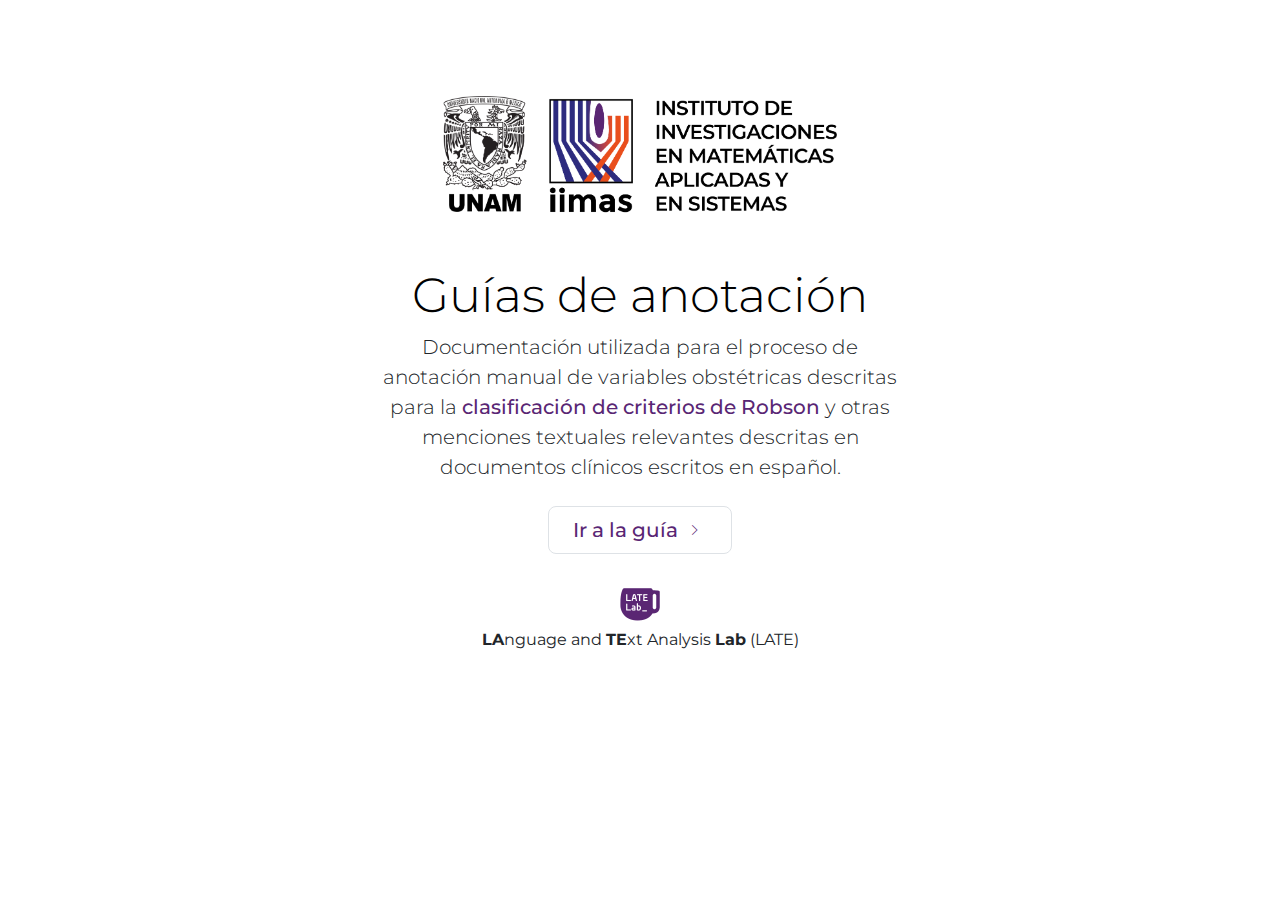
<file: index.html>
<!DOCTYPE html>
<html lang="es">
  <head>
    <meta charset="UTF-8" />
    <meta name="viewport" content="width=device-width, initial-scale=1.0" />
    <title>Guía de anotación</title>
    <link
      href="https://cdn.jsdelivr.net/npm/bootstrap@5.3.3/dist/css/bootstrap.min.css"
      rel="stylesheet"
      integrity="sha384-QWTKZyjpPEjISv5WaRU9OFeRpok6YctnYmDr5pNlyT2bRjXh0JMhjY6hW+ALEwIH"
      crossorigin="anonymous"
    />
    <link rel="stylesheet" href="css/style.css" />
  </head>
  <body>
    <div class="px-4 py-5 my-5 text-center">
      <div class="row">
        <div class="col-lg-4 col-xl-4 mx-auto">
          <img
          class="img-fluid"
          src="img/logo_ok.png"
          alt="unam_iimas"
        />
        </div>
    </div>
      <div class="col-lg-6 mx-auto p-5">
        <h1 class="display-5 text-body-emphasis">Guías de anotación</h1>
        <p class="lead mb-4">
          Documentación utilizada para el proceso de anotación manual de variables obstétricas descritas para la <a class="liga" href="https://www.who.int/es/publications/i/item/9789241513197" target="_blank">clasificación de criterios de Robson</a> y otras menciones textuales relevantes descritas en documentos clínicos escritos en español.
        </p>
        <div class="d-grid gap-2 d-sm-flex justify-content-sm-center">
          <a
            href="intro.html"
            type="button"
            class="btn btn-outline-light btn-lg px-4 gap-3 liga-heroe border"
          >
          Ir a la guía
          <span class="material-symbols-outlined-heroe">chevron_right</span>
          </a>
        </div>
        <div class="mt-4 mb-4">
            <a href="https://github.com/PLN-disca-iimas">
              <img
                class="d-block mx-auto"
                src="img/late_lab.png"
                alt="late_lab"
                height="50"
              />
            </a>
            <strong>LA</strong>nguage and <strong>TE</strong>xt Analysis <strong>Lab</strong> (LATE)
          </p>
        </div>
      </div>
    </div>

    <script
      src="https://cdn.jsdelivr.net/npm/bootstrap@5.3.3/dist/js/bootstrap.bundle.min.js"
      integrity="sha384-YvpcrYf0tY3lHB60NNkmXc5s9fDVZLESaAA55NDzOxhy9GkcIdslK1eN7N6jIeHz"
      crossorigin="anonymous"
    ></script>
  </body>
</html>
</file>
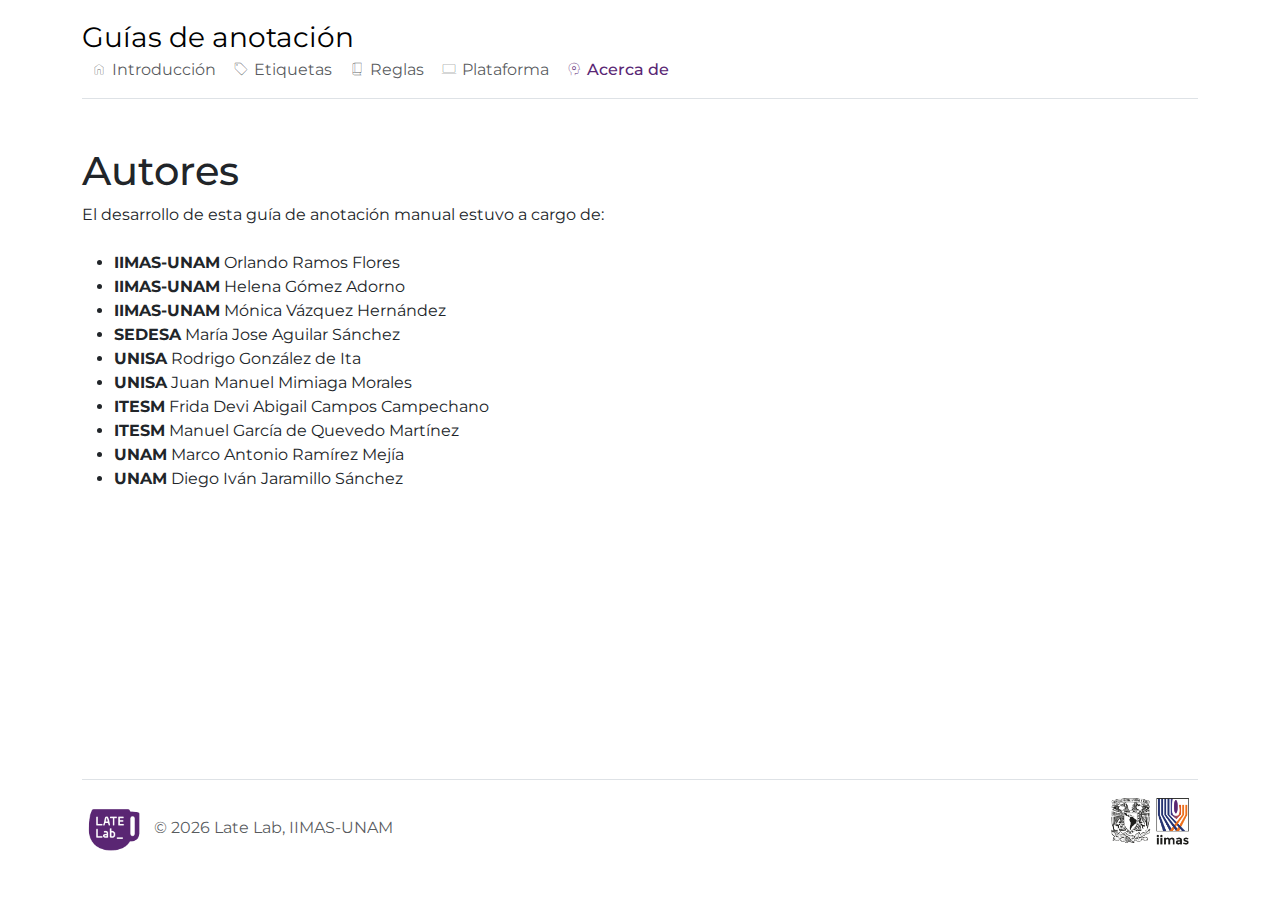
<file: about.html>
<!DOCTYPE html>
<html lang="es">
  <head>
    <meta charset="UTF-8" />
    <meta name="viewport" content="width=device-width, initial-scale=1.0" />
    <title>Acerca de</title>
    <link
      href="https://cdn.jsdelivr.net/npm/bootstrap@5.3.3/dist/css/bootstrap.min.css"
      rel="stylesheet"
      integrity="sha384-QWTKZyjpPEjISv5WaRU9OFeRpok6YctnYmDr5pNlyT2bRjXh0JMhjY6hW+ALEwIH"
      crossorigin="anonymous"
    />
    <link rel="stylesheet" href="css/style.css" />
  </head>
  <body class="d-flex flex-column min-vh-100">
    <div class="container">
      <header
        class="d-flex flex-wrap align-items-center justify-content-center justify-content-md-between py-3 mb-4 border-bottom"
      >
        <div class="col-md-6 mb-2 mb-md-0">
          <a
            href="intro.html"
            class="d-inline-flex link-body-emphasis text-decoration-none"
          >
            <span class="fs-3">Guías de anotación</span>
          </a>
        </div>

        <ul class="nav col-12 col-md-auto mb-2 justify-content-center mb-md-0">
          <li>
            <a
              class="liga-nav text-body-secondary px-2"
              href="intro.html"
              aria-current="page"
            >
              <span class="material-symbols-outlined">home</span>
              Introducción</a
            >
          </li>
          <li>
            <a
              class="liga-nav text-body-secondary px-2"
              href="labels.html"
              title="Conjunto de etiquetas"
            >
              <span class="material-symbols-outlined">sell</span>
              Etiquetas</a
            >
          </li>
          <li>
            <a
              class="liga-nav text-body-secondary px-2"
              href="rules.html"
              title="Reglas establecidas"
            >
              <span class="material-symbols-outlined">book_2</span>
              Reglas</a
            >
          </li>
          <li>
            <a
              class="liga-nav text-body-secondary px-2"
              href="platform.html"
              title="Uso de la plataforma de etiquetado"
            >
              <span class="material-symbols-outlined">computer</span>
              Plataforma</a
            >
          </li>
          <li>
            <a
              class="liga-nav text-body-secondary px-2 active"
              href="about.html"
            >
              <span class="material-symbols-outlined">psychology</span>
              Acerca de</a
            >
          </li>
        </ul>
      </header>
    </div>

    <div class="container flex-grow-1 container py-4">
      <main>
        <section class="mb-4">
          <h1>Autores</h1>
          <p class="txt-justify mb-4">
            El desarrollo de esta guía de anotación manual estuvo a cargo de:
          </p>
        </section>
        <section>
          <ul>
            <li><strong>IIMAS-UNAM</strong> Orlando Ramos Flores</li>
            <li><strong>IIMAS-UNAM</strong> Helena Gómez Adorno</li>
            <li><strong>IIMAS-UNAM</strong> Mónica Vázquez Hernández</li>
            <li><strong>SEDESA</strong> María Jose Aguilar Sánchez</li>
            <li><strong>UNISA</strong> Rodrigo González de Ita</li>
            <li><strong>UNISA</strong> Juan Manuel Mimiaga Morales</li>
            <li><strong>ITESM</strong> Frida Devi Abigail Campos Campechano</li>
            <li><strong>ITESM</strong> Manuel García de Quevedo Martínez</li>
            <li><strong>UNAM</strong> Marco Antonio Ramírez Mejía</li>
            <li><strong>UNAM</strong> Diego Iván Jaramillo Sánchez</li>
          </ul>
        </section>
      </main>
    </div>

    <div class="container mt-auto">
      <footer
        class="d-flex flex-wrap justify-content-between align-items-center py-3 my-4 border-top"
      >
        <div class="col-md-4 d-flex align-items-center">
          <a
            href="https://github.com/PLN-disca-iimas"
            class="mb-3 me-2 mb-md-0 text-body-secondary text-decoration-none lh-1"
          >
            <img src="img/late_lab.png" alt="late_lab" height="64" />
          </a>
          <span class="mb-3 mb-md-0 text-body-secondary">
            &copy;
            <script>
              document.write(new Date().getFullYear());
            </script>
            Late Lab, IIMAS-UNAM
          </span>
        </div>

        <div class="col-md-4 d-flex justify-content-end">
          <a
            href="https://www.iimas.unam.mx/"
            class="mb-3 me-2 mb-md-0 text-body-secondary text-decoration-none lh-1"
          >
            <img src="img/unam_iimas.png" alt="unam_iimas" height="64" />
          </a>
        </div>
      </footer>
    </div>

    <script
      src="https://cdn.jsdelivr.net/npm/bootstrap@5.3.3/dist/js/bootstrap.bundle.min.js"
      integrity="sha384-YvpcrYf0tY3lHB60NNkmXc5s9fDVZLESaAA55NDzOxhy9GkcIdslK1eN7N6jIeHz"
      crossorigin="anonymous"
    ></script>
  </body>
</html>
</file>
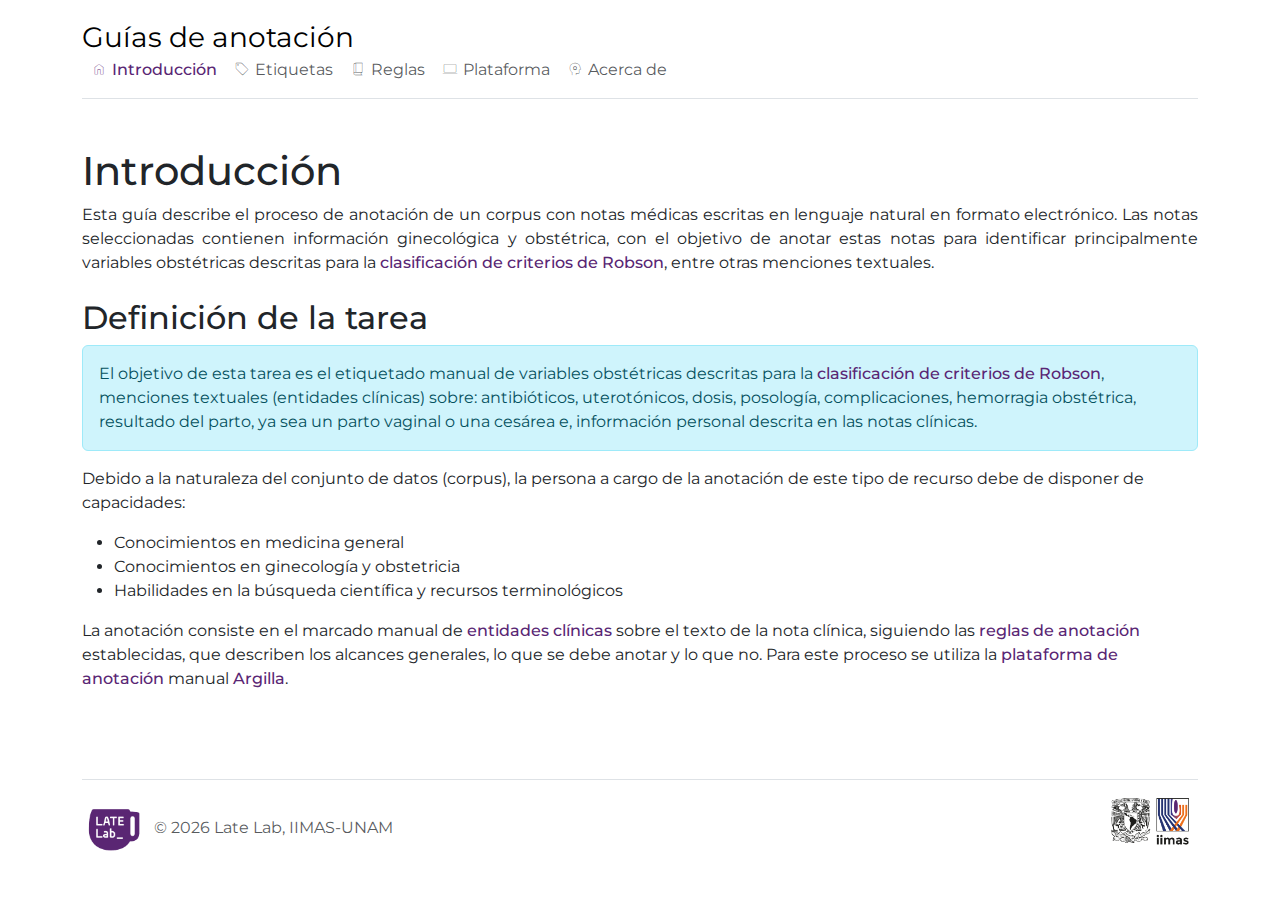
<file: intro.html>
<!DOCTYPE html>
<html lang="es">
  <head>
    <meta charset="UTF-8" />
    <meta name="viewport" content="width=device-width, initial-scale=1.0" />
    <title>Introducción</title>
    <link
      href="https://cdn.jsdelivr.net/npm/bootstrap@5.3.3/dist/css/bootstrap.min.css"
      rel="stylesheet"
      integrity="sha384-QWTKZyjpPEjISv5WaRU9OFeRpok6YctnYmDr5pNlyT2bRjXh0JMhjY6hW+ALEwIH"
      crossorigin="anonymous"
    />
    <link rel="stylesheet" href="css/style.css" />
  </head>
  <body class="d-flex flex-column min-vh-100">
    <div class="container">
      <header
        class="d-flex flex-wrap align-items-center justify-content-center justify-content-md-between py-3 mb-4 border-bottom"
      >
        <div class="col-md-6 mb-2 mb-md-0">
          <a
            href="intro.html"
            class="d-inline-flex link-body-emphasis text-decoration-none"
          >
            <span class="fs-3">Guías de anotación</span>
          </a>
        </div>

        <ul class="nav col-12 col-md-auto mb-2 justify-content-center mb-md-0">
          <li>
            <a
              class="liga-nav text-body-secondary px-2 active"
              href="intro.html"
              aria-current="page"
            >
              <span class="material-symbols-outlined">home</span>
              Introducción</a
            >
          </li>
          <li>
            <a
              class="liga-nav text-body-secondary px-2"
              href="labels.html"
              title="Conjunto de etiquetas"
            >
              <span class="material-symbols-outlined">sell</span>
              Etiquetas</a
            >
          </li>
          <li>
            <a
              class="liga-nav text-body-secondary px-2"
              href="rules.html"
              title="Reglas establecidas"
            >
              <span class="material-symbols-outlined">book_2</span>
              Reglas</a
            >
          </li>
          <li>
            <a
              class="liga-nav text-body-secondary px-2"
              href="platform.html"
              title="Uso de la plataforma de etiquetado"
            >
              <span class="material-symbols-outlined">computer</span>
              Plataforma</a
            >
          </li>
          <li>
            <a class="liga-nav text-body-secondary px-2" href="about.html">
              <span class="material-symbols-outlined">psychology</span>
              Acerca de</a
            >
          </li>
        </ul>
      </header>
    </div>

    <div class="container flex-grow-1 container py-4">
      <main>
        <section class="mb-4">
          <h1>Introducción</h1>
          <p class="txt-justify">
            Esta guía describe el proceso de anotación de un corpus con notas
            médicas escritas en lenguaje natural en formato electrónico. Las
            notas seleccionadas contienen información ginecológica y obstétrica,
            con el objetivo de anotar estas notas para identificar
            principalmente variables obstétricas descritas para la
            <a
              class="liga"
              href="https://www.who.int/es/publications/i/item/9789241513197"
              target="_blank"
              >clasificación de criterios de Robson</a
            >, entre otras menciones textuales.
          </p>
        </section>
        <section class="mb-4">
          <h2>Definición de la tarea</h2>
          <div class="alert alert-info" role="alert">
            El objetivo de esta tarea es el etiquetado manual de variables
            obstétricas descritas para la
            <a
              class="liga"
              href="https://www.who.int/es/publications/i/item/9789241513197"
              target="_blank"
              >clasificación de criterios de Robson</a
            >, menciones textuales (entidades clínicas) sobre: antibióticos,
            uterotónicos, dosis, posología, complicaciones, hemorragia
            obstétrica, resultado del parto, ya sea un parto vaginal o una
            cesárea e, información personal descrita en las notas clínicas.
          </div>
          <p>
            Debido a la naturaleza del conjunto de datos (corpus), la persona a
            cargo de la anotación de este tipo de recurso debe de disponer de
            capacidades:
          </p>

          <ul class="normal-text">
            <li>Conocimientos en medicina general</li>
            <li>Conocimientos en ginecología y obstetricia</li>
            <li>
              Habilidades en la búsqueda científica y recursos terminológicos
            </li>
          </ul>
          <p>
            La anotación consiste en el marcado manual de
            <a class="liga" href="labels.html">entidades clínicas</a>
            sobre el texto de la nota clínica, siguiendo las
            <a href="rules.html" class="liga">reglas de anotación</a>
            establecidas, que describen los alcances generales, lo que se debe
            anotar y lo que no. Para este proceso se utiliza la
            <a class="liga" href="platform.html">plataforma de anotación</a>
            manual
            <a class="liga" href="https://argilla.io/" target="_blank"
              >Argilla</a
            >.
          </p>
        </section>
      </main>
    </div>

    <div class="container mt-auto">
      <footer
        class="d-flex flex-wrap justify-content-between align-items-center py-3 my-4 border-top"
      >
        <div class="col-md-4 d-flex align-items-center">
          <a
            href="https://github.com/PLN-disca-iimas"
            class="mb-3 me-2 mb-md-0 text-body-secondary text-decoration-none lh-1"
          >
            <img src="img/late_lab.png" alt="late_lab" height="64" />
          </a>
          <span class="mb-3 mb-md-0 text-body-secondary">
            &copy;
            <script>
              document.write(new Date().getFullYear());
            </script>
            Late Lab, IIMAS-UNAM
          </span>
        </div>
        <div class="col-md-4 d-flex justify-content-end">
          <a
            href="https://www.iimas.unam.mx/"
            class="mb-3 me-2 mb-md-0 text-body-secondary text-decoration-none lh-1"
          >
            <img src="img/unam_iimas.png" alt="unam_iimas" height="64" />
          </a>
        </div>
      </footer>
    </div>

    <script
      src="https://cdn.jsdelivr.net/npm/bootstrap@5.3.3/dist/js/bootstrap.bundle.min.js"
      integrity="sha384-YvpcrYf0tY3lHB60NNkmXc5s9fDVZLESaAA55NDzOxhy9GkcIdslK1eN7N6jIeHz"
      crossorigin="anonymous"
    ></script>
  </body>
</html>
</file>
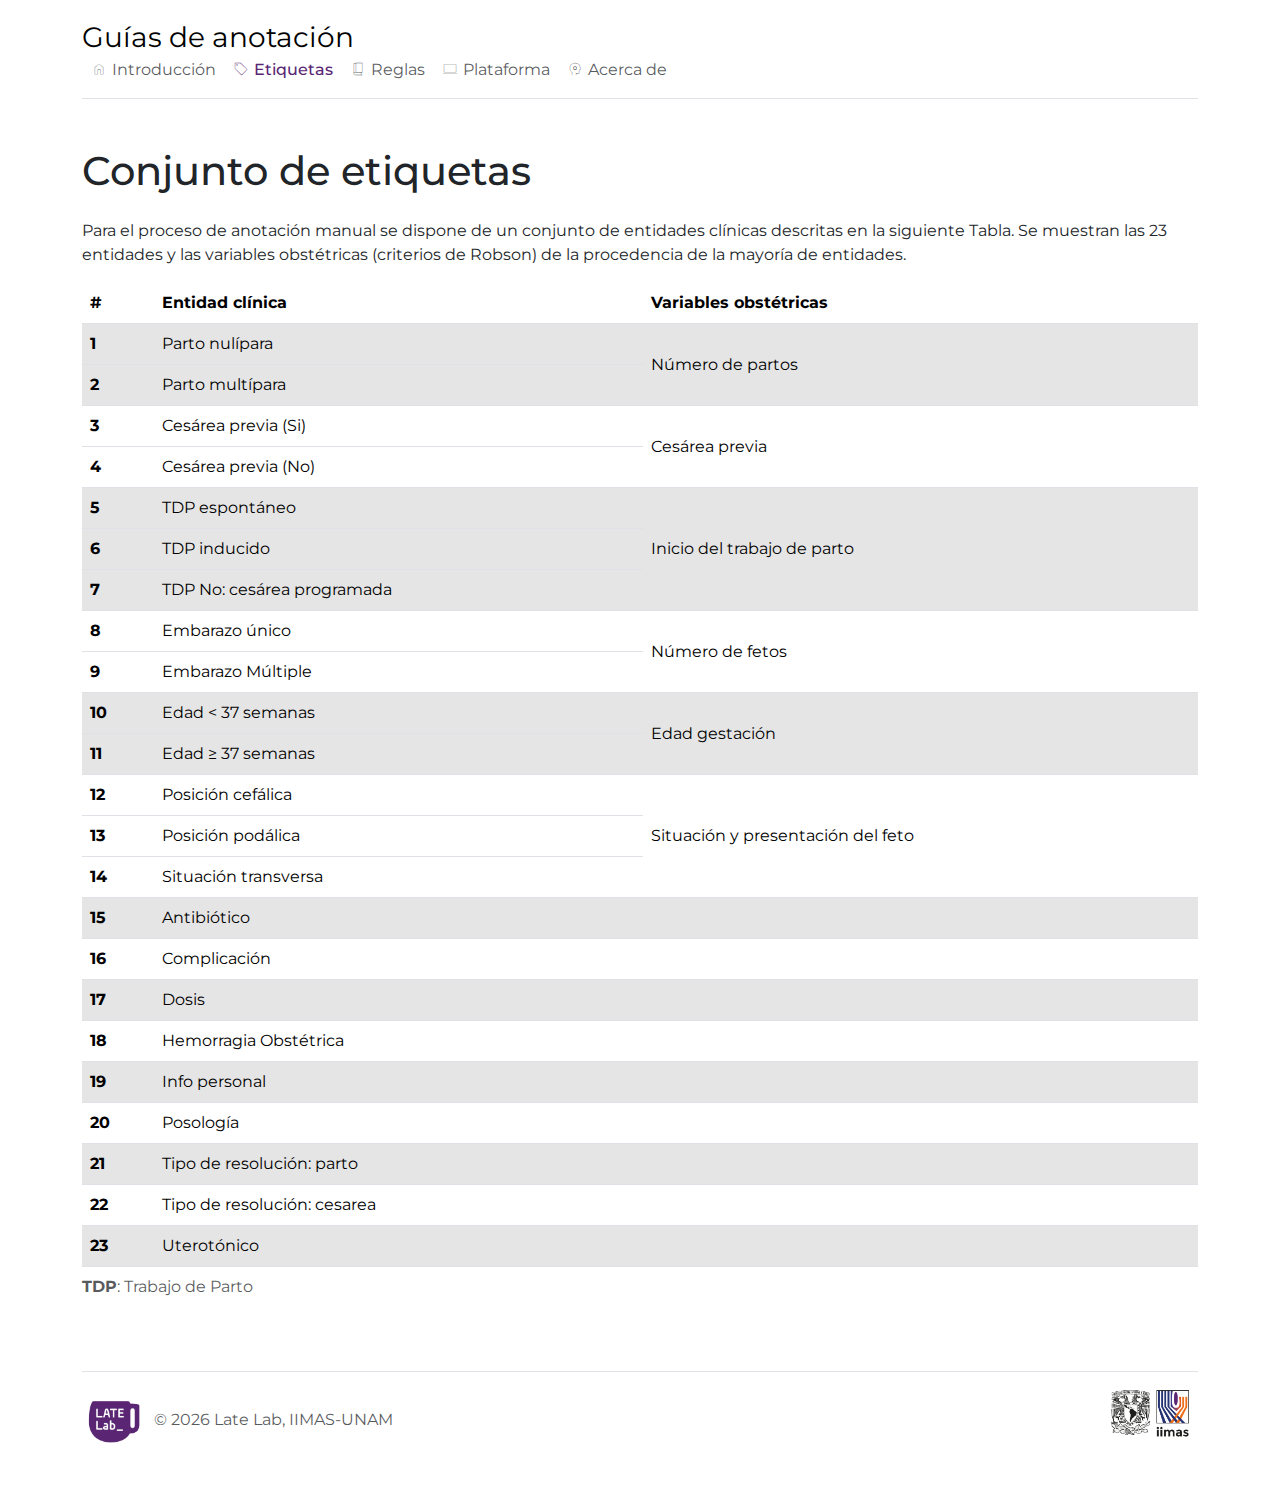
<file: labels.html>
<!DOCTYPE html>
<html lang="es">
  <head>
    <meta charset="UTF-8" />
    <meta name="viewport" content="width=device-width, initial-scale=1.0" />
    <title>Conjunto de etiquetas</title>
    <link
      href="https://cdn.jsdelivr.net/npm/bootstrap@5.3.3/dist/css/bootstrap.min.css"
      rel="stylesheet"
      integrity="sha384-QWTKZyjpPEjISv5WaRU9OFeRpok6YctnYmDr5pNlyT2bRjXh0JMhjY6hW+ALEwIH"
      crossorigin="anonymous"
    />
    <link rel="stylesheet" href="css/style.css" />
  </head>
  <body class="d-flex flex-column min-vh-100">
    <div class="container">
      <header
        class="d-flex flex-wrap align-items-center justify-content-center justify-content-md-between py-3 mb-4 border-bottom"
      >
        <div class="col-md-6 mb-2 mb-md-0">
          <a
            href="intro.html"
            class="d-inline-flex link-body-emphasis text-decoration-none"
          >
            <span class="fs-3">Guías de anotación</span>
          </a>
        </div>

        <ul class="nav col-12 col-md-auto mb-2 justify-content-center mb-md-0">
          <li>
            <a
              class="liga-nav text-body-secondary px-2"
              href="intro.html"
              aria-current="page"
            >
              <span class="material-symbols-outlined">home</span>
              Introducción</a
            >
          </li>
          <li>
            <a
              class="liga-nav text-body-secondary px-2 active"
              href="labels.html"
              title="Conjunto de etiquetas"
            >
              <span class="material-symbols-outlined">sell</span>
              Etiquetas</a
            >
          </li>
          <li>
            <a
              class="liga-nav text-body-secondary px-2"
              href="rules.html"
              title="Reglas establecidas"
            >
              <span class="material-symbols-outlined">book_2</span>
              Reglas</a
            >
          </li>
          <li>
            <a
              class="liga-nav text-body-secondary px-2"
              href="platform.html"
              title="Uso de la plataforma de etiquetado"
            >
              <span class="material-symbols-outlined">computer</span>
              Plataforma</a
            >
          </li>
          <li>
            <a class="liga-nav text-body-secondary px-2" href="about.html">
              <span class="material-symbols-outlined">psychology</span>
              Acerca de</a
            >
          </li>
        </ul>
      </header>
    </div>

    <div class="container flex-grow-1 container py-4">
      <main>
        <h1 class="mb-4">Conjunto de etiquetas</h1>
        <p>
          Para el proceso de anotación manual se dispone de un conjunto de
          entidades clínicas descritas en la siguiente Tabla. Se muestran las 23
          entidades y las variables obstétricas (criterios de Robson) de la
          procedencia de la mayoría de entidades.
        </p>
        <table class="table">
          <caption>
            <strong>TDP</strong
            >: Trabajo de Parto
          </caption>
          <thead>
            <tr>
              <th scope="col">#</th>
              <th id="entidad-es" scope="col">Entidad clínica</th>
              <th id="variables-en" scope="col">Variables obstétricas</th>
            </tr>
          </thead>
          <tbody>
            <tr class="align-middle table-active">
              <th scope="col">1</th>
              <td>Parto nulípara</td>
              <td rowspan="2">Número de partos</td>
            </tr>
            <tr class="align-middle table-active">
              <th scope="col">2</th>
              <td>Parto multípara</td>
            </tr>
            <tr class="align-middle">
              <th scope="col">3</th>
              <td>Cesárea previa (Si)</td>
              <td rowspan="2">Cesárea previa</td>
            </tr>
            <tr class="align-middle">
              <th scope="col">4</th>
              <td>Cesárea previa (No)</td>
            </tr>
            <tr class="align-middle table-active">
              <th scope="col">5</th>
              <td>TDP espontáneo</td>
              <td rowspan="3">Inicio del trabajo de parto</td>
            </tr>
            <tr class="align-middle table-active">
              <th scope="col">6</th>
              <td>TDP inducido</td>
            </tr>
            <tr class="align-middle table-active">
              <th scope="col">7</th>
              <td>TDP No: cesárea programada</td>
            </tr>
            <tr class="align-middle">
              <th scope="col">8</th>
              <td>Embarazo único</td>
              <td rowspan="2">Número de fetos</td>
            </tr>
            <tr class="align-middle">
              <th scope="col">9</th>
              <td>Embarazo Múltiple</td>
            </tr>
            <tr class="align-middle table-active">
              <th scope="col">10</th>
              <td>Edad &lt; 37 semanas</td>
              <td rowspan="2">Edad gestación</td>
            </tr>
            <tr class="align-middle table-active">
              <th scope="col">11</th>
              <td>Edad &ge; 37 semanas</td>
            </tr>
            <tr class="align-middle">
              <th scope="col">12</th>
              <td>Posición cefálica</td>
              <td rowspan="3">Situación y presentación del feto</td>
            </tr>
            <tr class="align-middle">
              <th scope="col">13</th>
              <td>Posición podálica</td>
            </tr>
            <tr class="align-middle">
              <th scope="col">14</th>
              <td>Situación transversa</td>
            </tr>
            <tr class="align-middle table-active">
              <th scope="col">15</th>
              <td>Antibiótico</td>
              <td></td>
            </tr>
            <tr class="align-middle">
              <th scope="col">16</th>
              <td>Complicación</td>
              <td></td>
            </tr>
            <tr class="align-middle table-active">
              <th scope="col">17</th>
              <td>Dosis</td>
              <td></td>
            </tr>
            <tr class="align-middle">
              <th scope="col">18</th>
              <td>Hemorragia Obstétrica</td>
              <td></td>
            </tr>
            <tr class="align-middle table-active">
              <th scope="col">19</th>
              <td>Info personal</td>
              <td></td>
            </tr>
            <tr class="align-middle">
              <th scope="col">20</th>
              <td>Posología</td>
              <td></td>
            </tr>
            <tr class="align-middle table-active">
              <th scope="col">21</th>
              <td>Tipo de resolución: parto</td>
              <td></td>
            </tr>
            <tr class="align-middle">
              <th scope="col">22</th>
              <td>Tipo de resolución: cesarea</td>
              <td></td>
            </tr>
            <tr class="align-middle table-active">
              <th scope="col">23</th>
              <td>Uterotónico</td>
              <td></td>
            </tr>
          </tbody>
        </table>
      </main>
    </div>

    <div class="container mt-auto">
      <footer
        class="d-flex flex-wrap justify-content-between align-items-center py-3 my-4 border-top"
      >
        <div class="col-md-4 d-flex align-items-center">
          <a
            href="https://github.com/PLN-disca-iimas"
            class="mb-3 me-2 mb-md-0 text-body-secondary text-decoration-none lh-1"
          >
            <img src="img/late_lab.png" alt="late_lab" height="64" />
          </a>
          <span class="mb-3 mb-md-0 text-body-secondary">
            &copy;
            <script>
              document.write(new Date().getFullYear());
            </script>
            Late Lab, IIMAS-UNAM
          </span>
        </div>

        <div class="col-md-4 d-flex justify-content-end">
          <a
            href="https://www.iimas.unam.mx/"
            class="mb-3 me-2 mb-md-0 text-body-secondary text-decoration-none lh-1"
          >
            <img src="img/unam_iimas.png" alt="unam_iimas" height="64" />
          </a>
        </div>
      </footer>
    </div>

    <script
      src="https://cdn.jsdelivr.net/npm/bootstrap@5.3.3/dist/js/bootstrap.bundle.min.js"
      integrity="sha384-YvpcrYf0tY3lHB60NNkmXc5s9fDVZLESaAA55NDzOxhy9GkcIdslK1eN7N6jIeHz"
      crossorigin="anonymous"
    ></script>
  </body>
</html>
</file>
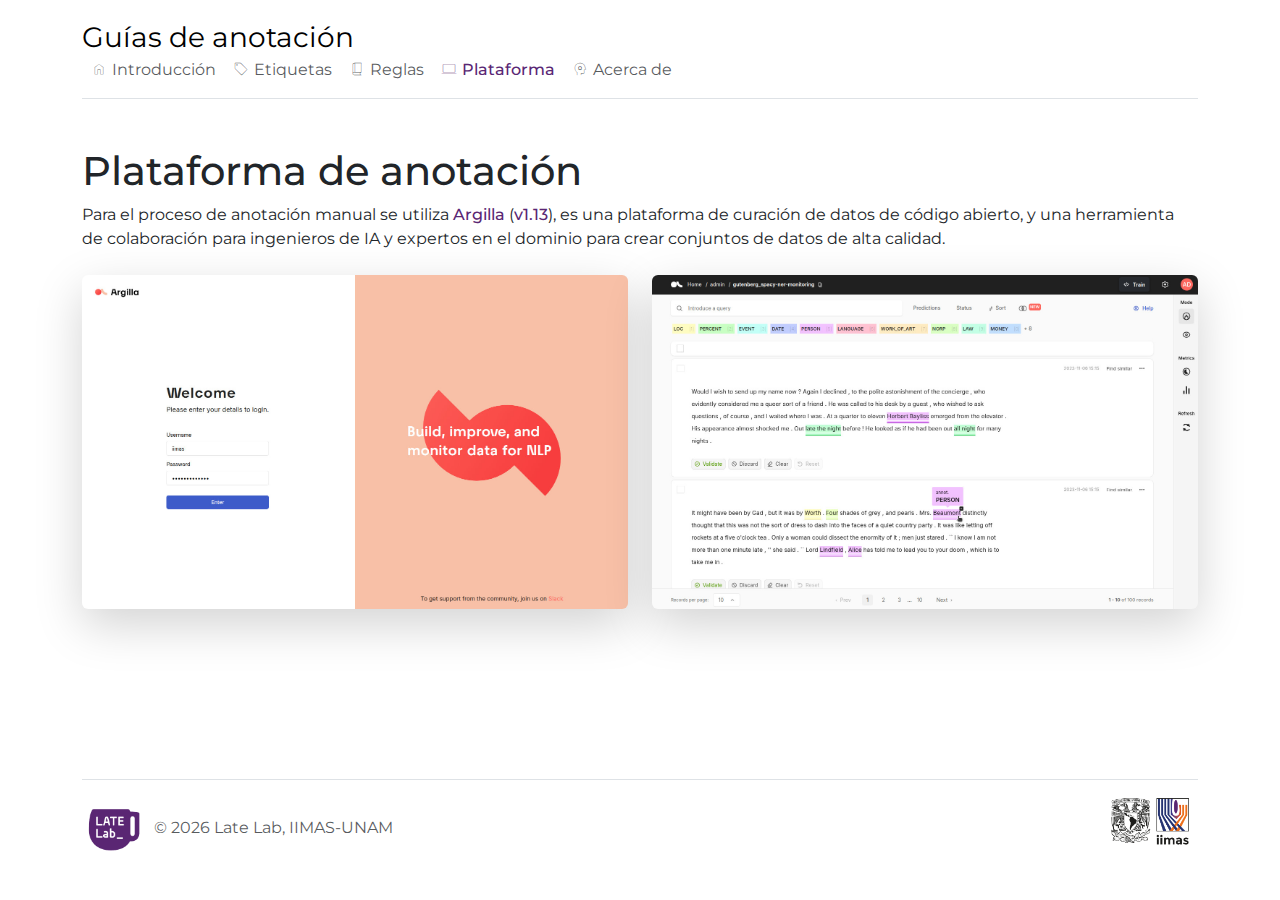
<file: platform.html>
<!DOCTYPE html>
<html lang="es">
  <head>
    <meta charset="UTF-8" />
    <meta name="viewport" content="width=device-width, initial-scale=1.0" />
    <title>Herramienta de anotación</title>
    <link
      href="https://cdn.jsdelivr.net/npm/bootstrap@5.3.3/dist/css/bootstrap.min.css"
      rel="stylesheet"
      integrity="sha384-QWTKZyjpPEjISv5WaRU9OFeRpok6YctnYmDr5pNlyT2bRjXh0JMhjY6hW+ALEwIH"
      crossorigin="anonymous"
    />
    <link rel="stylesheet" href="css/style.css" />
  </head>
  <body class="d-flex flex-column min-vh-100">
    <div class="container">
      <header
        class="d-flex flex-wrap align-items-center justify-content-center justify-content-md-between py-3 mb-4 border-bottom"
      >
        <div class="col-md-6 mb-2 mb-md-0">
          <a
            href="intro.html"
            class="d-inline-flex link-body-emphasis text-decoration-none"
          >
            <span class="fs-3">Guías de anotación</span>
          </a>
        </div>

        <ul class="nav col-12 col-md-auto mb-2 justify-content-center mb-md-0">
          <li>
            <a
              class="liga-nav text-body-secondary px-2"
              href="intro.html"
              aria-current="page"
            >
              <span class="material-symbols-outlined">home</span>
              Introducción</a
            >
          </li>
          <li>
            <a
              class="liga-nav text-body-secondary px-2"
              href="labels.html"
              title="Conjunto de etiquetas"
            >
              <span class="material-symbols-outlined">sell</span>
              Etiquetas</a
            >
          </li>
          <li>
            <a
              class="liga-nav text-body-secondary px-2"
              href="rules.html"
              title="Reglas establecidas"
            >
              <span class="material-symbols-outlined">book_2</span>
              Reglas</a
            >
          </li>
          <li>
            <a
              class="liga-nav text-body-secondary px-2 active"
              href="platform.html"
              title="Uso de la plataforma de etiquetado"
            >
              <span class="material-symbols-outlined">computer</span>
              Plataforma</a
            >
          </li>
          <li>
            <a class="liga-nav text-body-secondary px-2" href="about.html">
              <span class="material-symbols-outlined">psychology</span>
              Acerca de</a
            >
          </li>
        </ul>
      </header>
    </div>

    <div class="container flex-grow-1 container py-4">
      <main>
        <section class="mb-4">
            <h1>Plataforma de anotación</h1>
            <p class="txt-justify-mb-4">
              Para el proceso de anotación manual se utiliza <a class="liga" href="https://docs.argilla.io/latest/" target="_blank">Argilla</a> (<a class="liga" href="https://docs.v1.argilla.io/en/v1.13.0/" target="_blank">v1.13</a>), es una plataforma de curación de datos de código abierto, y una herramienta de colaboración para ingenieros de IA y expertos en el dominio para crear conjuntos de datos de alta calidad.
            </p>
        </section>
        <section>
          <div class="row">
            <div class="col-md-6">
              <img src="img/argilla.jpg" class="img-fluid shadow-lg mb-5 bg-body-tertiary rounded" alt="argilla_platform">
            </div>
            <div class="col-md-6">
              <img src="img/argilla_tokens.jpg" class="img-fluid shadow-lg mb-5 bg-body-tertiary rounded" alt="argilla_platform">
            </div>
          </div>
        </section>
      </main>
    </div>

    <div class="container mt-auto">
      <footer
        class="d-flex flex-wrap justify-content-between align-items-center py-3 my-4 border-top"
      >
        <div class="col-md-4 d-flex align-items-center">
          <a
            href="https://github.com/PLN-disca-iimas"
            class="mb-3 me-2 mb-md-0 text-body-secondary text-decoration-none lh-1"
          >
            <img src="img/late_lab.png" alt="late_lab" height="64" />
          </a>
          <span class="mb-3 mb-md-0 text-body-secondary">
            &copy;
            <script>
              document.write(new Date().getFullYear());
            </script>
            Late Lab, IIMAS-UNAM
          </span>
        </div>

        <div class="col-md-4 d-flex justify-content-end">
          <a
            href="https://www.iimas.unam.mx/"
            class="mb-3 me-2 mb-md-0 text-body-secondary text-decoration-none lh-1"
          >
            <img src="img/unam_iimas.png" alt="unam_iimas" height="64" />
          </a>
        </div>
      </footer>
    </div>

    <script
      src="https://cdn.jsdelivr.net/npm/bootstrap@5.3.3/dist/js/bootstrap.bundle.min.js"
      integrity="sha384-YvpcrYf0tY3lHB60NNkmXc5s9fDVZLESaAA55NDzOxhy9GkcIdslK1eN7N6jIeHz"
      crossorigin="anonymous"
    ></script>
  </body>
</html>
</file>
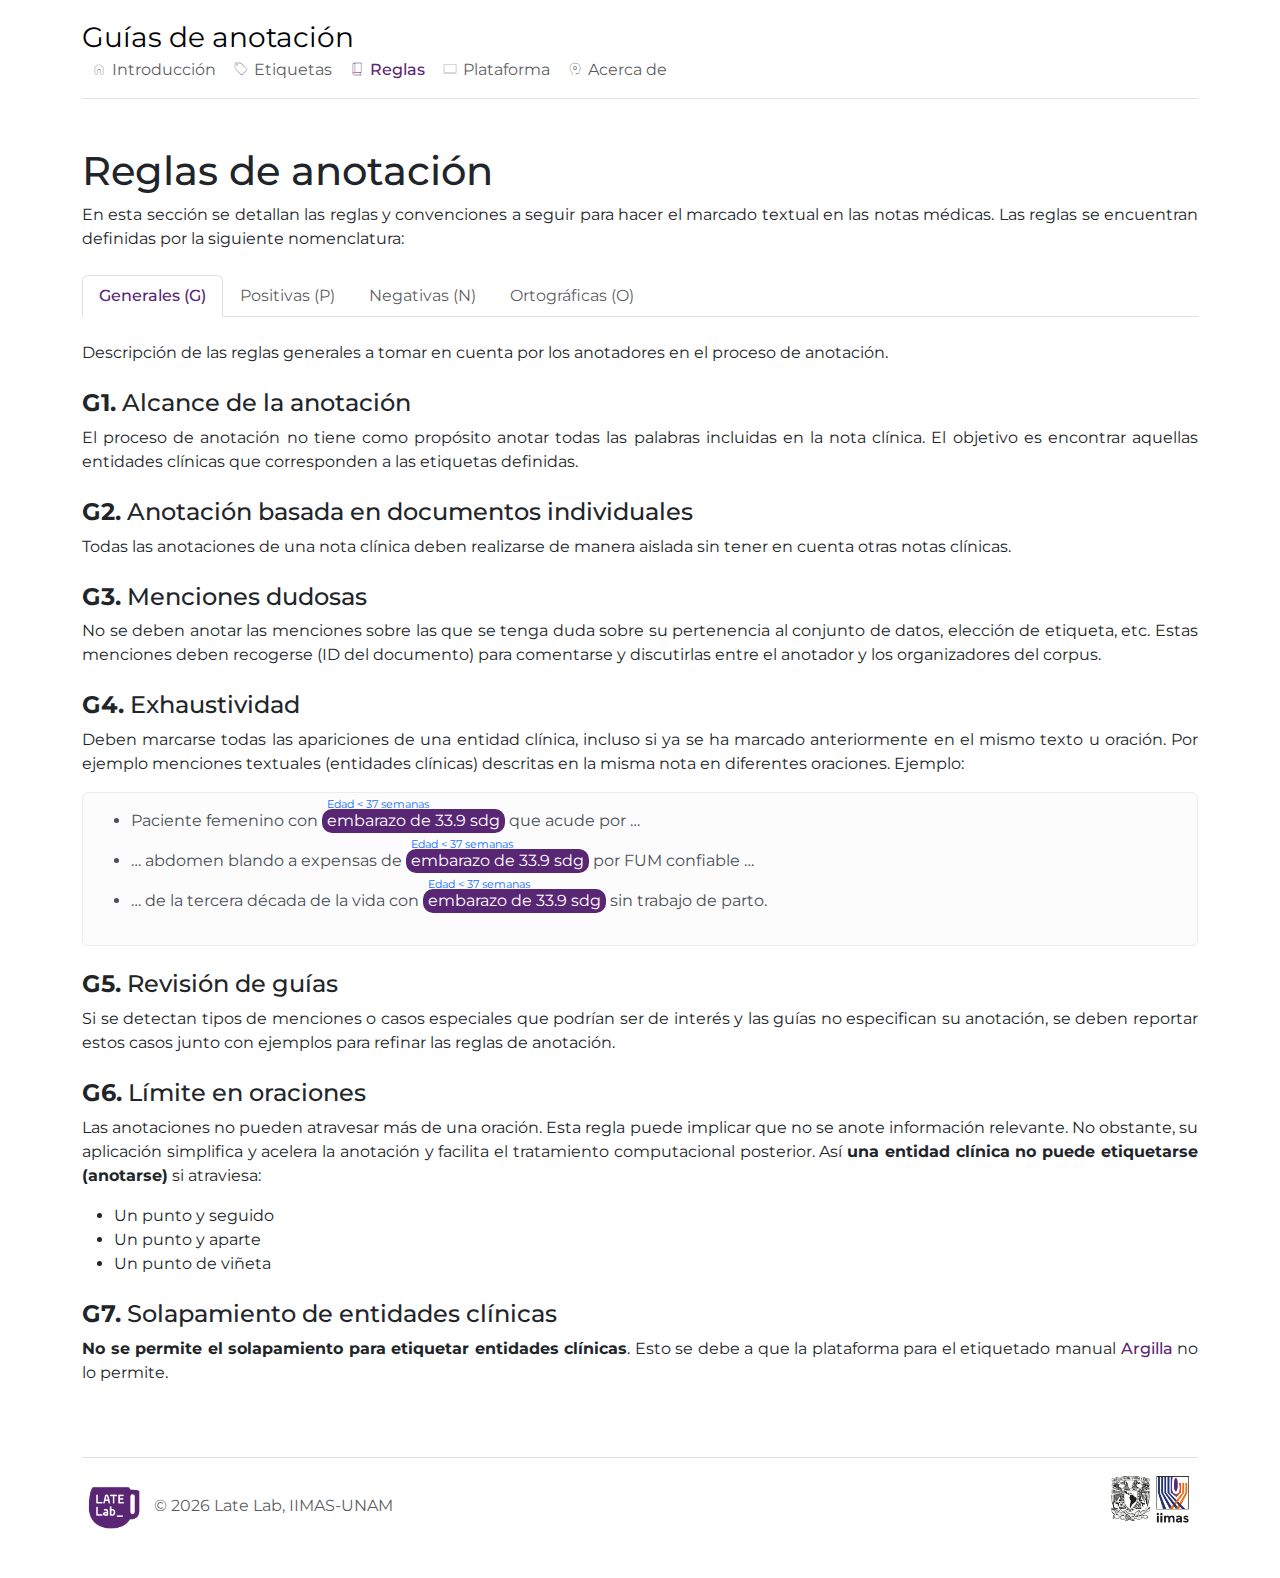
<file: rules.html>
<!DOCTYPE html>
<html lang="es">
  <head>
    <meta charset="UTF-8" />
    <meta name="viewport" content="width=device-width, initial-scale=1.0" />
    <title>Reglas de anotación</title>
    <link
      href="https://cdn.jsdelivr.net/npm/bootstrap@5.3.3/dist/css/bootstrap.min.css"
      rel="stylesheet"
      integrity="sha384-QWTKZyjpPEjISv5WaRU9OFeRpok6YctnYmDr5pNlyT2bRjXh0JMhjY6hW+ALEwIH"
      crossorigin="anonymous"
    />
    <link rel="stylesheet" href="css/style.css" />
  </head>
  <body class="d-flex flex-column min-vh-100">
    <div class="container">
      <header
        class="d-flex flex-wrap align-items-center justify-content-center justify-content-md-between py-3 mb-4 border-bottom"
      >
        <div class="col-md-6 mb-2 mb-md-0">
          <a
            href="intro.html"
            class="d-inline-flex link-body-emphasis text-decoration-none"
          >
            <span class="fs-3">Guías de anotación</span>
          </a>
        </div>

        <ul class="nav col-12 col-md-auto mb-2 justify-content-center mb-md-0">
          <li>
            <a
              class="liga-nav text-body-secondary px-2"
              href="intro.html"
              aria-current="page"
            >
              <span class="material-symbols-outlined">home</span>
              Introducción</a
            >
          </li>
          <li>
            <a
              class="liga-nav text-body-secondary px-2"
              href="labels.html"
              title="Conjunto de etiquetas"
            >
              <span class="material-symbols-outlined">sell</span>
              Etiquetas</a
            >
          </li>
          <li>
            <a
              class="liga-nav text-body-secondary px-2 active"
              href="rules.html"
              title="Reglas establecidas"
            >
              <span class="material-symbols-outlined">book_2</span>
              Reglas</a
            >
          </li>
          <li>
            <a
              class="liga-nav text-body-secondary px-2"
              href="platform.html"
              title="Uso de la plataforma de etiquetado"
            >
              <span class="material-symbols-outlined">computer</span>
              Plataforma</a
            >
          </li>
          <li>
            <a class="liga-nav text-body-secondary px-2" href="about.html">
              <span class="material-symbols-outlined">psychology</span>
              Acerca de</a
            >
          </li>
        </ul>
      </header>
    </div>

    <div class="container flex-grow-1 container py-4">
      <main>
        <section class="mb-4">
          <h1>Reglas de anotación</h1>
          <p class="txt-justify mb-4">
            En esta sección se detallan las reglas y convenciones a seguir para
            hacer el marcado textual en las notas médicas. Las reglas se
            encuentran definidas por la siguiente nomenclatura:
          </p>
        </section>

        <section class="mb-4">
          <ul class="nav nav-tabs" id="myTab" role="tablist">
            <li class="nav-item" role="presentation">
              <button
                class="nav-link text-body-secondary liga-tab active"
                id="generales-tab"
                data-bs-toggle="tab"
                data-bs-target="#generales-tab-pane"
                type="button"
                role="tab"
                aria-controls="generales-tab-pane"
                aria-selected="true"
              >
                Generales (G)
              </button>
            </li>
            <li class="nav-item" role="presentation">
              <button
                class="nav-link text-body-secondary liga-tab"
                id="positivas-tab"
                data-bs-toggle="tab"
                data-bs-target="#positivas-tab-pane"
                type="button"
                role="tab"
                aria-controls="positivas-tab-pane"
                aria-selected="false"
              >
                Positivas (P)
              </button>
            </li>
            <li class="nav-item" role="presentation">
              <button
                class="nav-link text-body-secondary liga-tab"
                id="negativas"
                data-bs-toggle="tab"
                data-bs-target="#negativas-pane"
                type="button"
                role="tab"
                aria-controls="negativas-pane"
                aria-selected="false"
              >
                Negativas (N)
              </button>
            </li>
            <li class="nav-item" role="presentation">
              <button
                class="nav-link text-body-secondary liga-tab"
                id="ortograficas-tab"
                data-bs-toggle="tab"
                data-bs-target="#ortograficas-tab-pane"
                type="button"
                role="tab"
                aria-controls="ortograficas-tab-pane"
                aria-selected="false"
              >
                Ortográficas (O)
              </button>
            </li>
          </ul>
        </section>

        <section class="mb-4">
          <div class="tab-content" id="myTabContent">
            <div
              class="tab-pane fade show active"
              id="generales-tab-pane"
              role="tabpanel"
              aria-labelledby="generales-tab"
              tabindex="0"
            >
              <p class="mb-4">
                Descripción de las reglas generales a tomar en cuenta por los
                anotadores en el proceso de anotación.
              </p>
              <h2 class="fs-4"><strong>G1.</strong> Alcance de la anotación</h2>
              <p class="txt-justify mb-4">
                El proceso de anotación no tiene como propósito anotar todas las
                palabras incluidas en la nota clínica. El objetivo es encontrar
                aquellas entidades clínicas que corresponden a las etiquetas
                definidas.
              </p>
              <h2 class="fs-4">
                <strong>G2.</strong> Anotación basada en documentos individuales
              </h2>
              <p class="txt-justify mb-4">
                Todas las anotaciones de una nota clínica deben realizarse de
                manera aislada sin tener en cuenta otras notas clínicas.
              </p>
              <h2 class="fs-4"><strong>G3.</strong> Menciones dudosas</h2>
              <p class="txt-justify mb-4">
                No se deben anotar las menciones sobre las que se tenga duda
                sobre su pertenencia al conjunto de datos, elección de etiqueta,
                etc. Estas menciones deben recogerse (ID del documento) para
                comentarse y discutirlas entre el anotador y los organizadores
                del corpus.
              </p>
              <h2 class="fs-4"><strong>G4.</strong> Exhaustividad</h2>
              <p class="txt-justify">
                Deben marcarse todas las apariciones de una entidad clínica,
                incluso si ya se ha marcado anteriormente en el mismo texto u
                oración. Por ejemplo menciones textuales (entidades clínicas)
                descritas en la misma nota en diferentes oraciones. Ejemplo:
              </p>
              <div class="alert alert-light mb-4" role="alert">
                <ul>
                  <li class="mb-3">
                    Paciente femenino con
                    <span id="entity-span"
                      >embarazo de 33.9 sdg<span
                        id="entity-tag"
                        class="text-primary"
                        >Edad &lt; 37 semanas</span
                      ></span
                    >
                    que acude por &hellip;
                  </li>
                  <li class="mb-3">
                    &hellip; abdomen blando a expensas de
                    <span id="entity-span"
                      >embarazo de 33.9 sdg<span
                        id="entity-tag"
                        class="text-primary"
                        >Edad &lt; 37 semanas</span
                      ></span
                    >
                    por FUM confiable &hellip;
                  </li>
                  <li class="mb-3">
                    &hellip; de la tercera década de la vida con
                    <span id="entity-span"
                      >embarazo de 33.9 sdg<span
                        id="entity-tag"
                        class="text-primary"
                        >Edad &lt; 37 semanas
                      </span></span
                    >
                    sin trabajo de parto.
                  </li>
                </ul>
              </div>
              <h2 class="fs-4"><strong>G5.</strong> Revisión de guías</h2>
              <p class="txt-justify mb-4">
                Si se detectan tipos de menciones o casos especiales que podrían
                ser de interés y las guías no especifican su anotación, se deben
                reportar estos casos junto con ejemplos para refinar las reglas
                de anotación.
              </p>
              <h2 class="fs-4"><strong>G6.</strong> Límite en oraciones</h2>
              <p class="txt-justify">
                Las anotaciones no pueden atravesar más de una oración. Esta
                regla puede implicar que no se anote información relevante. No
                obstante, su aplicación simplifica y acelera la anotación y
                facilita el tratamiento computacional posterior. Así
                <strong
                  >una entidad clínica no puede etiquetarse (anotarse)</strong
                >
                si atraviesa:
              </p>
              <ul class="mb-4">
                <li>Un punto y seguido</li>
                <li>Un punto y aparte</li>
                <li>Un punto de viñeta</li>
              </ul>
              <h2 class="fs-4">
                <strong>G7.</strong> Solapamiento de entidades clínicas
              </h2>
              <p class="txt-justify mb-4">
                <strong
                  >No se permite el solapamiento para etiquetar entidades
                  clínicas</strong
                >. Esto se debe a que la plataforma para el etiquetado manual
                <a class="liga" href="https://argilla.io/" target="_blank"
                  >Argilla</a
                >
                no lo permite.
              </p>
            </div>

            <div
              class="tab-pane fade"
              id="positivas-tab-pane"
              role="tabpanel"
              aria-labelledby="positivas-tab"
              tabindex="0"
            >
              <p class="mb-4">
                Descripción de las reglas que definen
                <strong>que se debe de anotar</strong>.
              </p>
              <h2 class="fs-4"><strong>P1.</strong> Abreviaturas y siglas</h2>
              <p class="txt-justify mb-4">
                Una mención textual (entidad clínica) puede ser una abreviatura
                o una sigla de la entidad morfológica. Únicamente se debe anotar
                aquellas abreviaturas y siglas que pueden ser unidas a entidades
                clínicas según el conocimiento del anotador y descripciones
                directamente incluidas en el texto (abreviación ad-hoc) sin
                ningún tipo de duda. Ejemplos:
              </p>
              <h2 class="fs-4"><strong>P2.</strong> Anotar negaciones</h2>
              <p class="txt-justify mb-4">
                Anotar menciones textuales (entidades clínicas), incluso si la
                mención está en una expresión negada. Por ejemplo:
              </p>
              <h2 class="fs-4">
                <strong>P3.</strong> Anotar con valores en cero
              </h2>
              <p class="txt-justify mb-4">
                Cuando una mención textual menciona un valor de cero. Ejemplos:
              </p>
              <h2 class="fs-4"><strong>P4.</strong> Anotar sinónimos</h2>
              <p class="txt-justify mb-4">
                Deben anotarse todos los sinónimos o expresiones escritas en
                diferentes formas que hacen referencia a alguna de las entidades
                clínicas. Por ejemplo:
              </p>
              <h2 class="fs-4"><strong>P5.</strong> Antibióticos</h2>
              <p class="txt-justify mb-4">
                Deben anotarse todos los nombres de antibióticos identificados
                en el documento. Los antibióticos son medicamentos que combaten
                infecciones causadas por bacterias ya sea matando las bacterias
                o dificultando su crecimiento y multiplicación. Ejemplos de
                menciones textuales para ser etiquetadas.
              </p>
              <h2 class="fs-4"><strong>P6.</strong> Cesárea previa (NO)</h2>
              <p class="txt-justify mb-4">
                Cuando una paciente no tiene antecedentes de cirugías para la
                resolución del embarazo. Ejemplos para etiquetar cuando no
                existe una cesárea previa de la paciente.
              </p>
              <h2 class="fs-4"><strong>P7.</strong> Cesárea previa (SI)</h2>
              <p class="txt-justify mb-4">
                Una paciente que cuenta con antecedente quirúrgico (incisión
                abdominal) para la resolución del embarazo. Las menciones
                textuales deben estar explícitas en el texto de la nota clínica.
                Ejemplos:
              </p>
              <h2 class="fs-4"><strong>P8.</strong> Complicación</h2>
              <p class="txt-justify mb-4">
                La complicación en el embarazo es todo evento que se desarrolla
                durante la gestación y parto que puede comprometer la salud y
                vida del feto y la madre. Anotar todas las menciones encontradas
                de forma explícita en la nota clínica. Por ejemplo:
              </p>
              <h2 class="fs-4"><strong>P9.</strong> Dosis</h2>
              <p class="txt-justify mb-4">
                Una dosis es la cantidad de un medicamento que contiene la
                medida exacta del principio activo para que este sea eficaz,
                efectivo y seguro para el tratamiento de la paciente. Ejemplos:
              </p>
              <h2 class="fs-4"><strong>P10.</strong> Edad &lt; 37 semanas</h2>
              <p class="txt-justify mb-4">
                Edad gestacional es el período transcurrido desde el primer día
                de la última menstruación de la mujer con ciclos menstruales
                regulares, sin uso de anticonceptivos hormonales; con fecha de
                última menstruación confiable, hasta el nacimiento o hasta el
                evento gestacional en estudio. Cuando el embarazo se encuentra
                dentro del período menor a las 37 semanas de gestación.
                Ejemplos:
              </p>
              <h2 class="fs-4"><strong>P11.</strong> Edad &ge; 37 semanas</h2>
              <p class="txt-justify mb-4">
                Cuando el embarazo se encuentra dentro del período mayor o igual
                a 37 semanas de gestación. Algunos ejemplos son:
              </p>
              <h2 class="fs-4"><strong>P12.</strong> Embarazo múltiple</h2>
              <p class="txt-justify mb-4">
                Un embarazo múltiple es el desarrollo simultáneo en el útero de
                dos o más fetos.​ Etiquetar menciones de Embarazo múltiple
                similares a los siguientes ejemplos:
              </p>
              <h2 class="fs-4"><strong>P13.</strong> Embarazo único</h2>
              <p class="txt-justify mb-4">
                Se denomina embarazo único al proceso de gestación surgido de la
                fecundación del óvulo por un solo espermatozoide, dando lugar a
                un único feto. Ejemplos de menciones textuales para etiquetar
                Embarazo único:
              </p>
              <h2 class="fs-4"><strong>P14.</strong> Hemorragia obstétrica</h2>
              <p class="txt-justify mb-4">
                La hemorragia obstétrica se define como la pérdida de volúmen
                sanguíneo mayor o igual a 500 ml. Algunos ejemplos de Hemorragia
                obstétrica se describen como:
              </p>
              <h2 class="fs-4"><strong>P15.</strong> Info personal</h2>
              <p class="txt-justify mb-4">
                Menciones textuales que hacen referencia a información personal
                (sensible) de la paciente, familiares y médicos descritas de
                forma explícita en las notas clínicas. La información a
                etiquetar debe contemplar los siguientes aspectos:
              </p>
              <h2 class="fs-4"><strong>P16.</strong> Parto multípara</h2>
              <p class="txt-justify mb-4">
                Parto es el conjunto de fenómenos activos y pasivos que permiten
                la expulsión del feto de 22 semanas o más por vía vaginal. Se
                considera parto multípara a toda paciente que cuenta con
                antecedentes de resolución del embarazo por vía vaginal. Algunos
                ejemplos de menciones textuales para Parto multípara son:
              </p>
              <h2 class="fs-4"><strong>P17.</strong> Parto nulípara</h2>
              <p class="txt-justify mb-4">
                Se considera parto nulípara a toda paciente que no cuenta con
                antecedentes de resolución del embarazo por vía vaginal.
                Ejemplos de menciones para Parto nulípara:
              </p>
              <h2 class="fs-4"><strong>P18.</strong> Presentación cefálica</h2>
              <p class="txt-justify mb-4">
                Presentación cefálica es cuando la cabeza del feto se pone en
                contacto con el estrecho superior de la pelvis materna.
              </p>
              <h2 class="fs-4"><strong>P19.</strong> Presentación podálica</h2>
              <p class="txt-justify mb-4">
                La presentación podálica es aquella en la que la pelvis de un
                feto en situación longitudinal está en contacto con el estrecho
                superior de la pelvis de su madre. También se le conoce como
                presentación de nalgas o pelviana. Ejemplos de Posición
                podálica:
              </p>
              <h2 class="fs-4"><strong>P20.</strong> Posología</h2>
              <p class="txt-justify mb-4">
                Determinación de la cantidad de medicamento y del intervalo de
                tiempo entre administraciones sucesivas de un tratamiento.
              </p>
              <h2 class="fs-4"><strong>P21.</strong> Situación transversa</h2>
              <p class="txt-justify mb-4">
                Cuando el feto se encuentra de lado, es decir; formando un
                ángulo de 90 grados con respecto a la columna vertebral de la
                madre. Algunos ejemplos para Situación transversa son:
              </p>
              <h2 class="fs-4"><strong>P22.</strong> TDP espontáneo</h2>
              <p class="txt-justify mb-4">
                El Trabajo de Parto (TDP) espontáneo es el que se produce por
                vía vaginal cuando las contracciones del útero modifican el
                cuello uterino y producen el descenso de la cabeza del producto.
              </p>
              <h2 class="fs-4"><strong>P23.</strong> TDP inducido</h2>
              <p class="txt-justify mb-4">
                El Trabajo de Parto (TDP) inducido es aquel donde se recurre a
                la estimulación mediante fármacos y/o medios físicos aplicados,
                para que el útero se contraiga antes de que el trabajo de parto
                comience por sí solo para lograr un parto vaginal.
              </p>
              <h2 class="fs-4">
                <strong>P24.</strong> TDP No: cesárea programada
              </h2>
              <p class="txt-justify mb-4">
                No hay trabajo de parto (TDP): cesárea programada, es la que se
                decide realizar antes de que comience el trabajo de parto debido
                a la existencia de circunstancias que ponen en riesgo a la madre
                y/o al feto si el parto se realiza por vía vaginal. Puede
                realizarse por decisión del personal médico o de la paciente.
              </p>
              <h2 class="fs-4">
                <strong>P25.</strong> Tipo de resolución: cesárea
              </h2>
              <p class="txt-justify mb-4">
                Tipo de resolución: cesárea, hace referencia a la resolucíon del
                parto por vía de cesárea. Cesárea, es la intervención quirúrgica
                que tiene por objeto extraer el feto vivo o muerto, de 22
                semanas cumplidas o más, así como la placenta y sus anexos, a
                través de una incisión en la pared abdominal y uterina.
              </p>
              <h2 class="fs-4">
                <strong>P26.</strong> Tipo de resolución: parto
              </h2>
              <p class="txt-justify mb-4">
                Tipo de resolución: parto, se refiere a la resolucíon del parto
                por vía vaginal. El parto vaginal es el proceso natural de dar a
                luz, en el que el producto pasa a través del canal vaginal.
              </p>
              <h2 class="fs-4"><strong>P27.</strong> Uterotónico</h2>
              <p class="txt-justify mb-4">
                Un uterotónico, también conocido como oxitócico o ecbólico, es
                un tipo de medicamento que se usa para inducir la contracción o
                mayor tonicidad del útero.
              </p>
            </div>
            <div
              class="tab-pane fade"
              id="negativas-pane"
              role="tabpanel"
              aria-labelledby="negativas"
              tabindex="0"
            >
              <p class="mb-4">
                Descripción de las reglas que definen
                <strong
                  >que <sapn class="text-danger">no</sapn> se debe de
                  anotar</strong
                >.
              </p>
              <h2 class="fs-4">
                <strong>N1.</strong> Menciones implícitas de entidades clínicas
              </h2>
              <p class="txt-justify mb-4">
                NO se debe realizar ningún tipo de inferencia clínica para
                decidir si una evidencia textual representa indirectamente una
                entidad clínica. Asimismo, las anáforas NO deben anotarse.
                Ejemplos:
              </p>
              <h2 class="fs-4">
                <strong>N2.</strong> Entidades de una palabra y excepciones
              </h2>
              <p class="txt-justify">
                NO etiquetar aquellas entidades compuestas de una palabra o una
                abreviación si no está acompañada de más palabras que definan o
                especifiquen dicha entidad.
              </p>
              <p class="txt-justify mb-4">
                Ejemplos de entidades que se componen de una única palabra:
              </p>
              <p class="txt-justify mb-4">
                Existen excepciones a está regla como los siguientes ejemplos:
              </p>
            </div>
            <div
              class="tab-pane fade"
              id="ortograficas-tab-pane"
              role="tabpanel"
              aria-labelledby="ortograficas-tab"
              tabindex="0"
            >
              <p class="mb-4">
                Descripción sobre las reglas ortográficas a tomar en
                consideración.
              </p>
              <h2 class="fs-4"><strong>O1.</strong> Otros idiomas</h2>
              <p class="txt-justify mb-4">
                Las entidades clínicas (menciones o expresiones textuales) en
                otros idiomas diferentes del español deben ser anotados.
              </p>
              <h2 class="fs-4">
                <strong>O2.</strong> Errores tipográficos y de conversión
              </h2>
              <p class="txt-justify mb-4">
                Aquellas menciones textuales (que sigan las reglas generales de
                anotación) y que tengan errores tipográficos, deben ser
                anotadas. Esto incluye a las menciones que sufran de errores de
                conversión automática, generadas al realizar la conversión de
                los textos de forma automática mediante algún programa.
              </p>
              <h2 class="fs-4"><strong>O3.</strong> Errores ortográficos</h2>
              <p class="txt-justify mb-4">
                Las menciones que incluyan algún tipo de error ortográfico (por
                ejemplo: letras de más o de menos, espacios incorrectos) también
                deben anotarse. Ejemplo:
              </p>
              <h2 class="fs-4"><strong>O4.</strong> Entidades completas</h2>
              <p class="txt-justify mb-4">
                Las entidades anotadas deben estar compuestas por todas las
                palabras tal y como están incluídas en el texto (palabras
                completas, abreviaturas, siglas). No se pueden anotar palabras a
                medias. Ejemplo:
              </p>
              <h2 class="fs-4"><strong>O5.</strong> Determinantes</h2>
              <p class="txt-justify mb-4">
                No se deben incluir dentro de una mención los determinantes que
                aparecen al principio (por ejemplo: el, la, este, ese).
              </p>
              <h2 class="fs-4"><strong>O6.</strong> Preposiciones</h2>
              <p class="txt-justify mb-4">
                En la anotación de una mención, no se debe anotar las
                preposiciones que aparecen al principio (por ejemplo: con,
                contra, de, desde). Ejemplos:
              </p>
              <h2 class="fs-4"><strong>O7.</strong> Puntuación</h2>
              <p class="txt-justify mb-4">
                No se deben incluir dentro de una mención los signos de
                puntuación que aparecen al final (comas, puntos, etc.).
              </p>
              <h2 class="fs-4"><strong>O8.</strong> Paréntesis y comillas</h2>
              <p class="txt-justify mb-4">
                En las menciones que aparezcan entre paréntesis o comillas,
                dejaremos fuera estos signos. Como excepción, si dentro de la
                mención aparece un paréntesis o unas comillas de apertura
                intentaremos incluir también el signo de cierre.
              </p>
              <h2 class="fs-4">
                <strong>O9.</strong> Entidades sin delimitación
              </h2>
              <p class="txt-justify mb-4">
                Debe evitarse anotar aquellas entidades que no tengan forma de
                etiquetarse para ser diferenciadas de palabras o símbolos que la
                preceden y anteceden. Esto es una deficiencia tanto de los
                datos, como de la herramienta de etiquetado que no permite
                seleccionar este tipo de menciones textuales. Ejemplo:
              </p>
            </div>
          </div>
        </section>
      </main>
    </div>

    <div class="container mt-auto">
      <footer
        class="d-flex flex-wrap justify-content-between align-items-center py-3 my-4 border-top"
      >
        <div class="col-md-4 d-flex align-items-center">
          <a
            href="https://github.com/PLN-disca-iimas"
            class="mb-3 me-2 mb-md-0 text-body-secondary text-decoration-none lh-1"
          >
            <img src="img/late_lab.png" alt="late_lab" height="64" />
          </a>
          <span class="mb-3 mb-md-0 text-body-secondary">
            &copy;
            <script>
              document.write(new Date().getFullYear());
            </script>
            Late Lab, IIMAS-UNAM
          </span>
        </div>

        <div class="col-md-4 d-flex justify-content-end">
          <a
            href="https://www.iimas.unam.mx/"
            class="mb-3 me-2 mb-md-0 text-body-secondary text-decoration-none lh-1"
          >
            <img src="img/unam_iimas.png" alt="unam_iimas" height="64" />
          </a>
        </div>
      </footer>
    </div>

    <script
      src="https://cdn.jsdelivr.net/npm/bootstrap@5.3.3/dist/js/bootstrap.bundle.min.js"
      integrity="sha384-YvpcrYf0tY3lHB60NNkmXc5s9fDVZLESaAA55NDzOxhy9GkcIdslK1eN7N6jIeHz"
      crossorigin="anonymous"
    ></script>
  </body>
</html>
</file>
<file: css/style.css>
/* Importar la fuente desde Google Fonts */
@import url('https://fonts.googleapis.com/css2?family=Playfair+Display:wght@400;700&display=swap');
@import url('https://fonts.googleapis.com/css2?family=Josefin+Sans:ital,wght@0,100..700;1,100..700&family=Lora:ital,wght@0,400..700;1,400..700&family=Roboto&display=swap');
@import url('https://fonts.googleapis.com/css2?family=Montserrat:ital,wght@0,100..900;1,100..900&family=Roboto:ital,wght@0,100;0,300;0,400;0,500;0,700;0,900;1,100;1,300;1,400;1,500;1,700;1,900&display=swap');
@import url('https://fonts.googleapis.com/css2?family=Material+Symbols+Outlined');

/* Aplicar la fuente Playfair Display a todo el proyecto */
body {
    font-family: "Montserrat", sans-serif;
    font-size: 1em;
}

.liga, .liga-heroe, .liga-tab {
    text-decoration: none;
    color: #592674;
    font-weight: 500;
}

.liga-nav {
    text-decoration: none;
    color: #592674;
}

.liga-heroe:hover {
    text-decoration: none;
}

.liga-tab {
    text-decoration: none;
    font-weight: 400;
}

a:hover {
    color: #e94e1d !important;
    font-weight: 500;
}

.nav-link:hover {
    color: #e94e1d !important;
    font-weight: 500;
}

.nav .active {
    color: #592674 !important;
    font-weight: 500;
}

.material-symbols-outlined, .material-symbols-outlined-heroe {
    font-family: 'Material Symbols Outlined';
    font-weight: 100;
    font-style: normal;
    font-size: 18px;
    display: inline-block;
    line-height: 1;
    text-transform: none;
    letter-spacing: normal;
    word-wrap: normal;
    white-space: nowrap;
    direction: ltr;
    vertical-align: text-top;
}

.material-symbols-outlined-heroe {
    font-size: 24px;
}

.txt-justify {
    text-align: justify;
}

.x-shadow {
    box-shadow: rgba(17, 17, 26, 0.1) 0px 8px 24px, rgba(17, 17, 26, 0.1) 0px 16px 56px, rgba(17, 17, 26, 0.1) 0px 24px 80px;
    border-radius: 10px;
}

/* etiquetas */
#entity-span {
    position: relative;
    background-color: #592674;
    color: white;
    /* font-size: 0.9em; */
    position: relative;
    /* padding: 5px; */
    padding-left: 5px;
    padding-right: 5px;
    display: inline-block;
    border-radius: 10px;
}

#entity-tag {
    position: absolute;
    top: -15px;
    left: 0;
    font-size: 0.7em;
    padding: 2px 5px;
    white-space: nowrap;
}

.txt-example {
    line-height: 30px !important;
}
</file>
